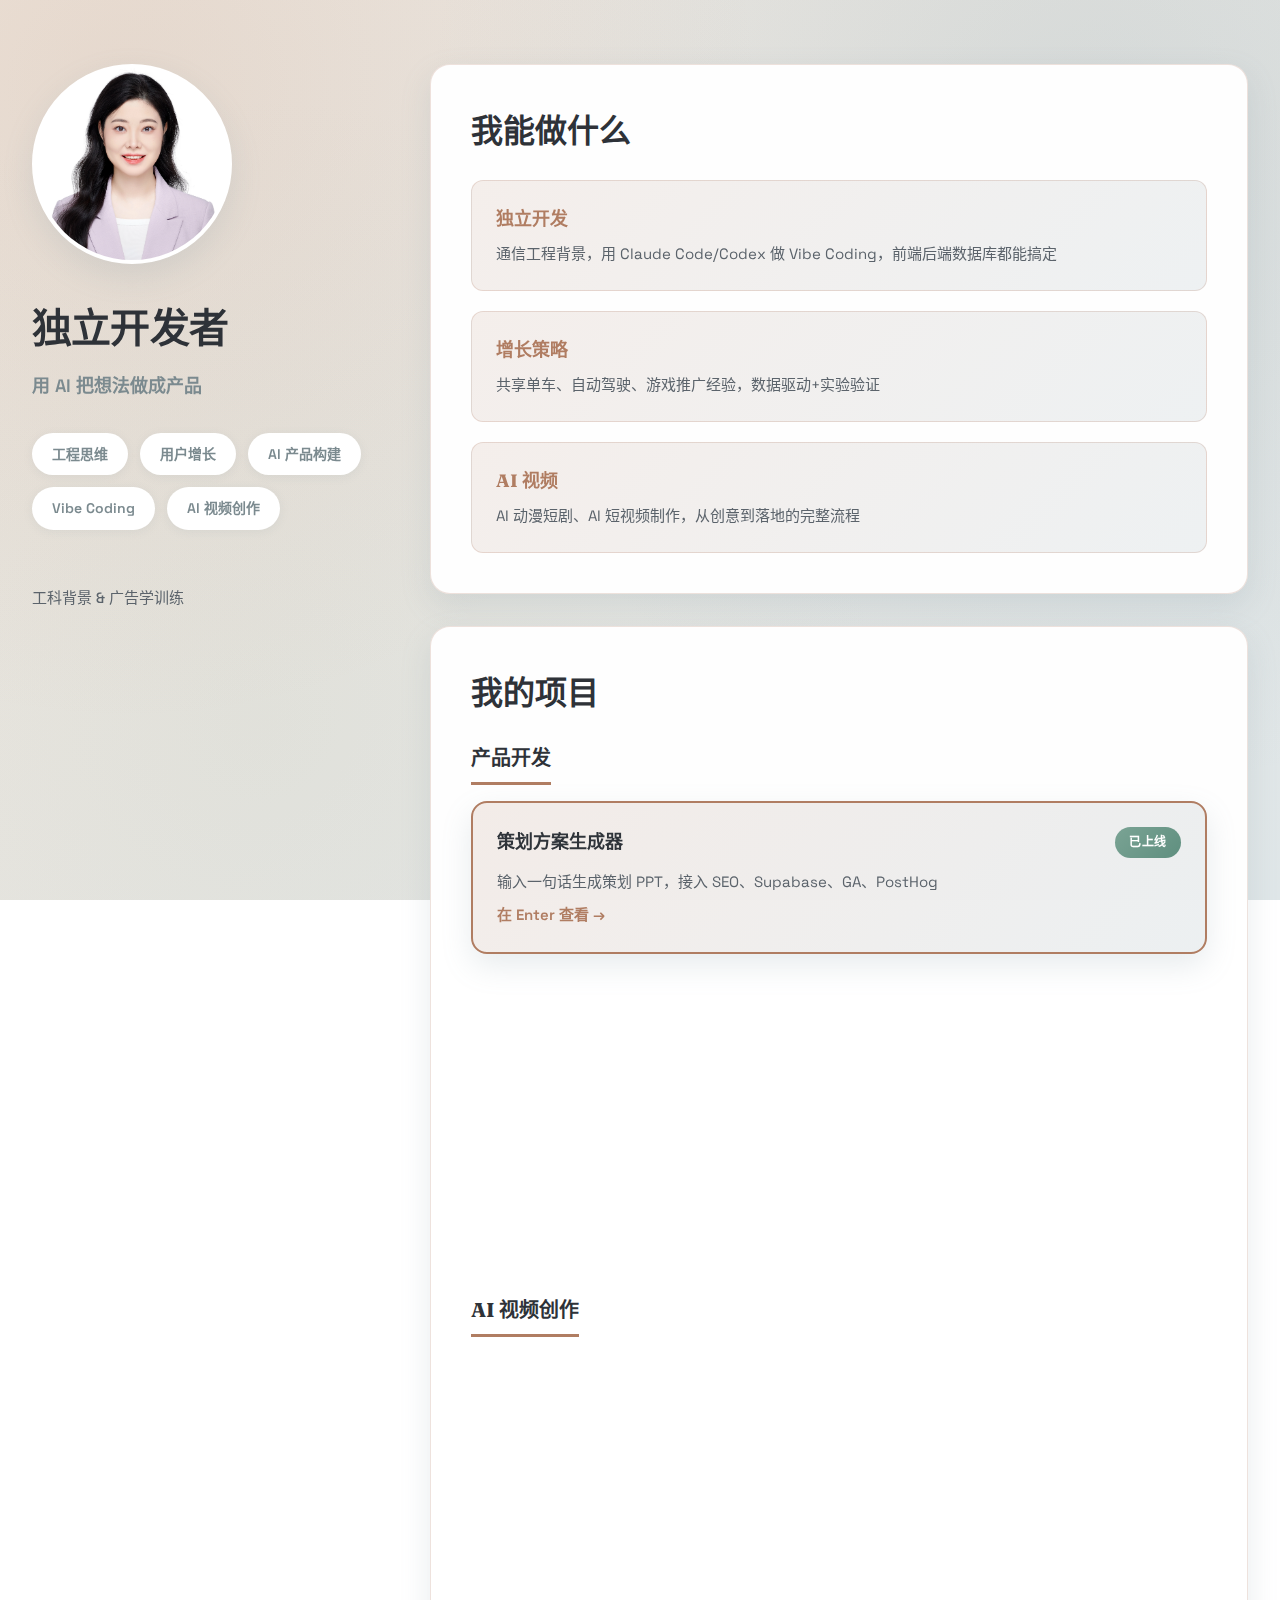
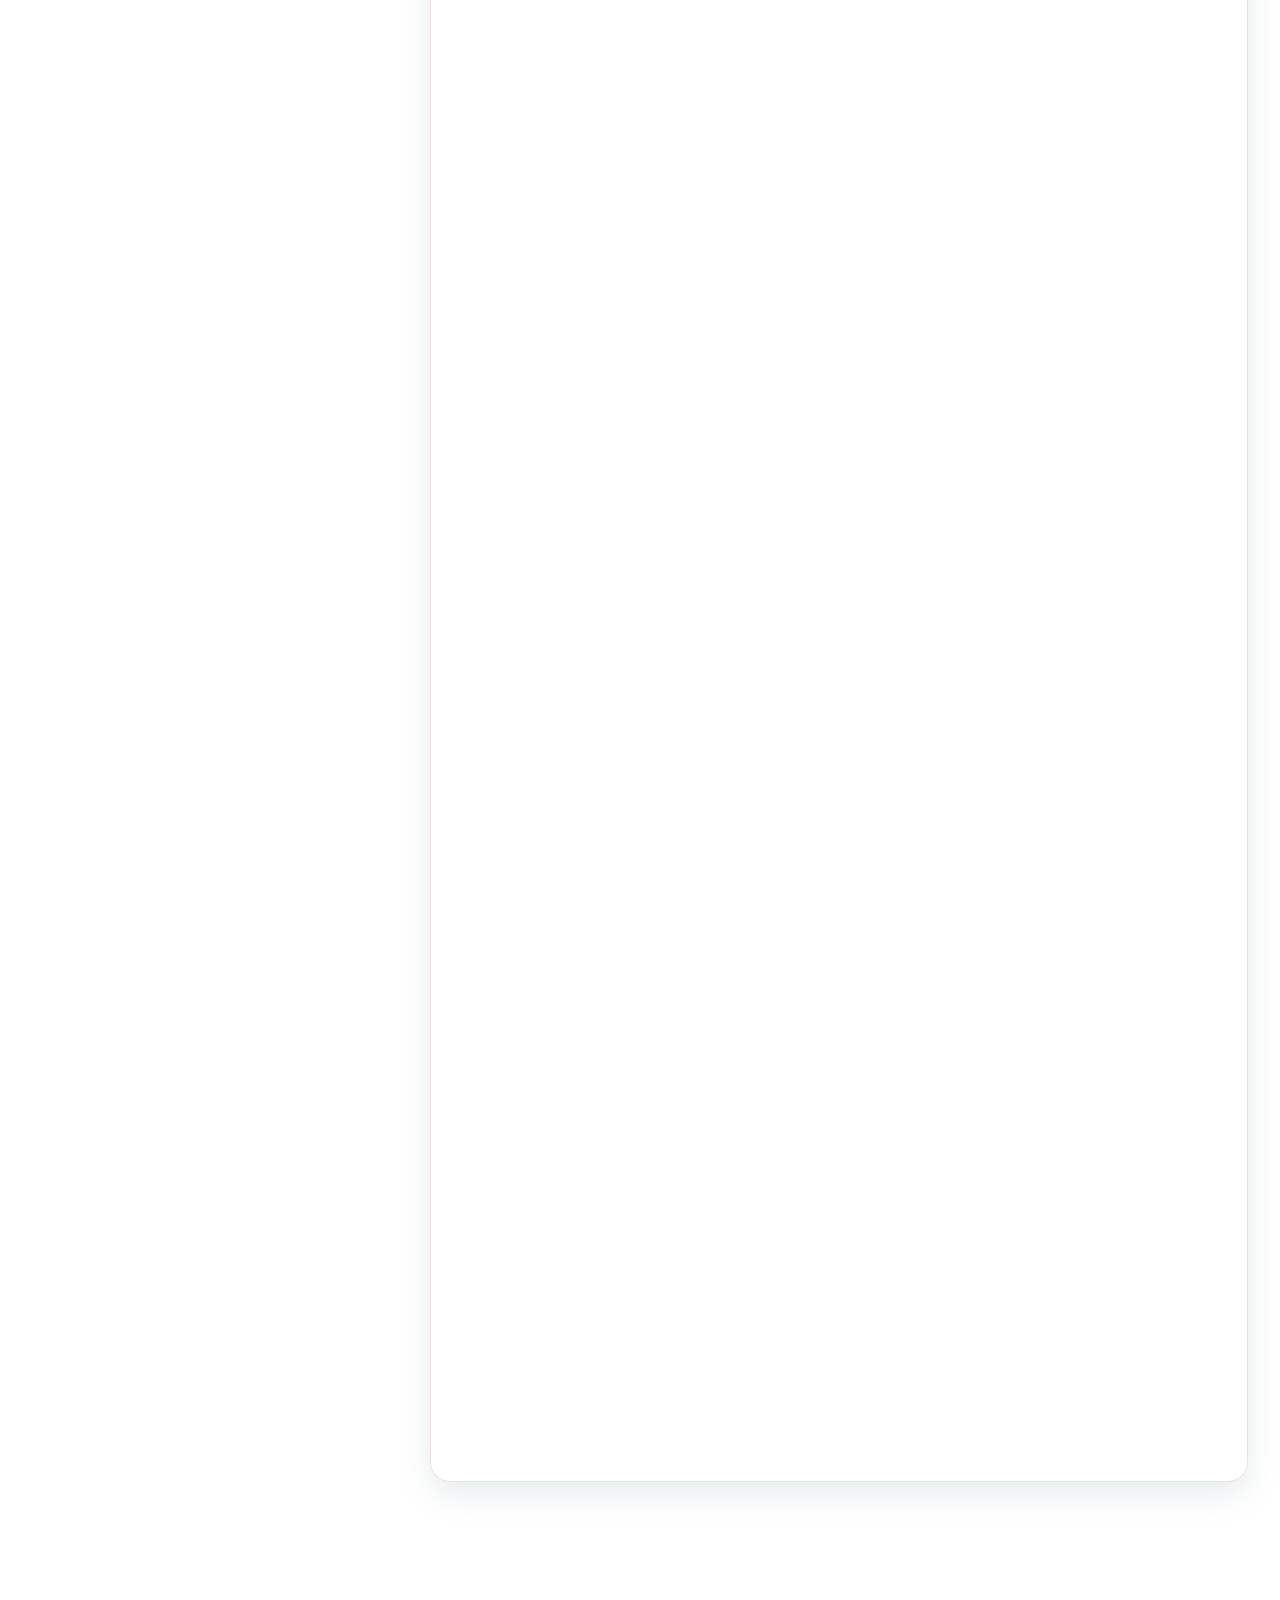
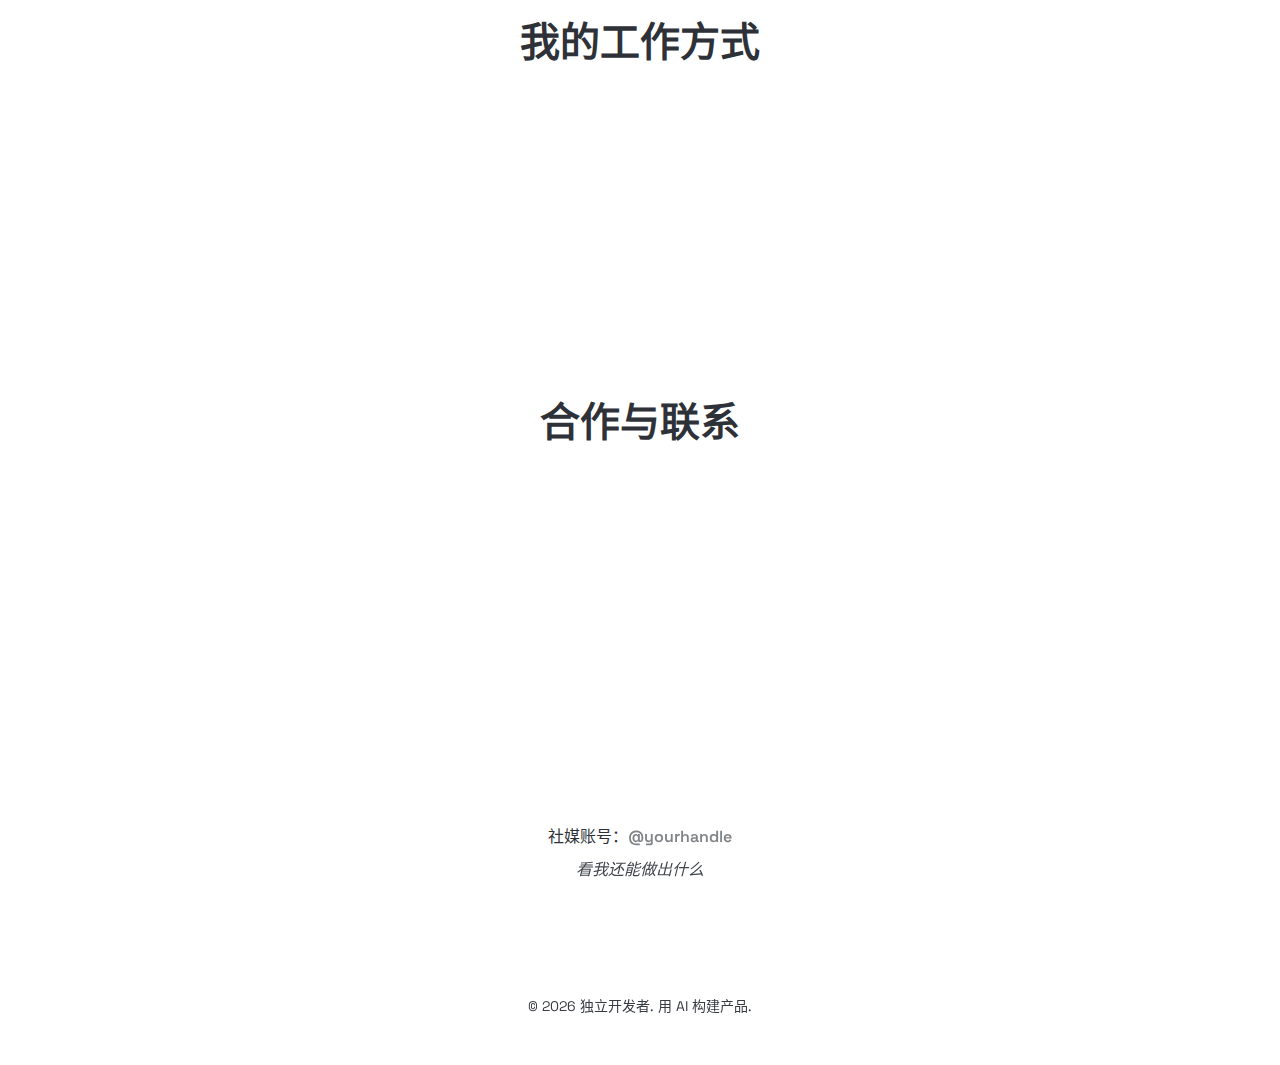
<file: index.html>
<!DOCTYPE html>
<html lang="zh-CN">
<head>
    <meta charset="UTF-8">
    <meta name="viewport" content="width=device-width, initial-scale=1.0">
    <meta name="description" content="独立开发者，用 AI 把想法做成产品。工科底子 + 营销经验 + Vibe Coding">
    <meta name="keywords" content="独立开发者, AI产品, Vibe Coding, 增长策划, AI视频">
    <meta property="og:title" content="独立开发者 | 用 AI 把想法做成产品">
    <meta property="og:description" content="工科背景 + 增长经验 + Vibe Coding，把想法做成可落地的产品。">
    <meta property="og:type" content="website">
    <meta property="og:image" content="assets/img/avatar-new.jpg">
    <meta name="twitter:card" content="summary_large_image">
    <title>独立开发者 | 用 AI 把想法做成产品</title>
    <link rel="preconnect" href="https://fonts.googleapis.com">
    <link rel="preconnect" href="https://fonts.gstatic.com" crossorigin>
    <link href="https://fonts.googleapis.com/css2?family=Space+Grotesk:wght@300;400;500;600;700&family=Fraunces:opsz,wght@9..144,600;700&display=swap" rel="stylesheet">
    <link rel="icon" href="assets/img/avatar-new.jpg">
    <link rel="stylesheet" href="styles.css">
</head>
<body>
    <a class="skip-link" href="#content">跳到内容</a>
    <div class="container">
        <main id="content">
        <!-- Hero Section - 左右布局 -->
        <section class="hero" id="hero">
            <!-- 左侧：个人信息 -->
            <div class="profile-section">
                <div class="avatar">
                    <img src="assets/img/avatar-new.jpg" alt="头像">
                </div>

                <h1>独立开发者</h1>
                <p class="tagline">用 AI 把想法做成产品</p>

                <div class="tags">
                    <span class="tag">工程思维</span>
                    <span class="tag">用户增长</span>
                    <span class="tag">AI 产品构建</span>
                    <span class="tag">Vibe Coding</span>
                    <span class="tag">AI 视频创作</span>
                </div>

                <div class="experience">
                    <p>工科背景 & 广告学训练</p>
                </div>
            </div>

            <!-- 右侧：技能和案例 -->
            <div class="content-section" id="skills-projects">
                <!-- 技能卡片 -->
                <div class="skills-card">
                    <h2>我能做什么</h2>
                    <div class="skills-grid">
                        <div class="skill-item">
                            <h3>独立开发</h3>
                            <p>通信工程背景，用 Claude Code/Codex 做 Vibe Coding，前端后端数据库都能搞定</p>
                        </div>
                        <div class="skill-item">
                            <h3>增长策略</h3>
                            <p>共享单车、自动驾驶、游戏推广经验，数据驱动+实验验证</p>
                        </div>
                        <div class="skill-item">
                            <h3>AI 视频</h3>
                            <p>AI 动漫短剧、AI 短视频制作，从创意到落地的完整流程</p>
                        </div>
                    </div>
                </div>

                <!-- 案例展示（重点） -->
                <div class="projects-card">
                    <h2>我的项目</h2>

                    <div class="project-category">
                        <h3>产品开发</h3>
                        <div class="project-list">
                            <div class="project-item featured">
                                <div class="project-header">
                                    <h4>策划方案生成器</h4>
                                    <span class="badge launched">已上线</span>
                                </div>
                                <p>输入一句话生成策划 PPT，接入 SEO、Supabase、GA、PostHog</p>
                                <a href="https://459d0324c24d4b2db572243777e97ebc.prod.enter.pro" class="project-link" target="_blank" rel="noopener noreferrer">在 Enter 查看 →</a>
                            </div>

                            <div class="project-item">
                                <div class="project-header">
                                    <h4>增长策划官 Agent</h4>
                                    <span class="badge demo">Demo</span>
                                </div>
                                <p>输入一句话，自动生成完整活动方案</p>
                                <a href="https://www.coze.cn/store/agent/7574828191806799913?from=store_search_suggestion" class="project-link" target="_blank" rel="noopener noreferrer">在 Coze 查看 →</a>
                            </div>

                            <div class="project-item">
                                <div class="project-header">
                                    <h4>开发中项目</h4>
                                    <span class="badge wip">开发中</span>
                                </div>
                                <p>持续实验和迭代中</p>
                            </div>
                        </div>
                    </div>

                    <div class="project-category">
                        <h3>AI 视频创作</h3>
                        <div class="project-list">
                            <div class="project-item">
                                <div class="project-header">
                                    <h4>AI 动漫短剧</h4>
                                    <span class="badge demo">Demo</span>
                                </div>
                                <iframe class="video-embed video-embed--landscape" src="https://player.bilibili.com/player.html?bvid=BV1aNiEBbEDJ&page=1&high_quality=1&danmaku=0" allowfullscreen loading="lazy" frameborder="0" referrerpolicy="no-referrer"></iframe>
                            </div>

                            <div class="project-item">
                                <div class="project-header">
                                    <h4>AI 短视频</h4>
                                    <span class="badge demo">Demo × 2</span>
                                </div>
                                <div class="video-grid">
                                    <div class="video-block">
                                        <p class="video-title">AI 短视频（横版）｜BREAK THE LIMIT｜临界跃迁</p>
                                        <iframe class="video-embed video-embed--landscape" src="https://player.bilibili.com/player.html?bvid=BV1jG6JB7EjG&page=1&high_quality=1&danmaku=0" allowfullscreen loading="lazy" frameborder="0" referrerpolicy="no-referrer"></iframe>
                                    </div>
                                    <div class="video-block">
                                        <p class="video-title">AI 短视频（竖版）｜当古画里的福鸟活了</p>
                                        <div class="phone-frame">
                                            <iframe class="video-embed video-embed--portrait" src="https://player.bilibili.com/player.html?bvid=BV1JT6JBDEce&page=1&high_quality=1&danmaku=0" allowfullscreen loading="lazy" frameborder="0" referrerpolicy="no-referrer"></iframe>
                                        </div>
                                    </div>
                                </div>
                            </div>
                        </div>
                    </div>
                </div>
            </div>
        </section>

        <!-- 工作方式 -->
        <section class="methodology" id="methodology">
            <h2>我的工作方式</h2>
            <div class="method-grid">
                <div class="method-item">
                    <h3>Vibe Coding</h3>
                    <p>有代码基本功，AI 帮我写得更快。想法当天变成 Demo。</p>
                </div>
                <div class="method-item">
                    <h3>从需求出发</h3>
                    <p>营销经验让我知道要做什么，广告学训练让我理解用户要什么。</p>
                </div>
                <div class="method-item">
                    <h3>独立闭环</h3>
                    <p>小项目一个人完成全流程，不依赖团队，快速验证。</p>
                </div>
            </div>
        </section>

        <!-- 合作联系 -->
        <section class="cta" id="contact">
            <h2>合作与联系</h2>
            <div class="cta-content">
                <div class="cta-column">
                    <h3>如果你在招</h3>
                    <ul>
                        <li><strong>独立开发者 / AI 产品工程师</strong></li>
                        <li>能独立出 Demo 的产品角色</li>
                        <li>任何需要"自己动手做产品"的岗位</li>
                    </ul>
                    <a href="#" class="cta-button is-disabled" aria-disabled="true">简历/作品集 →</a>
                </div>

                <div class="cta-column">
                    <h3>如果你需要</h3>
                    <ul>
                        <li>小型 AI 产品独立开发</li>
                        <li>营销类产品快速原型</li>
                        <li><strong>AI 短剧 / AI 视频内容合作</strong></li>
                    </ul>
                    <a href="mailto:majoy.zhou@126.com" class="cta-button">联系我 →</a>
                </div>
            </div>

            <div class="social">
                <p>社媒账号：<a href="#" class="is-disabled" aria-disabled="true">@yourhandle</a></p>
                <p class="tagline">看我还能做出什么</p>
            </div>
        </section>

        <footer>
            <p>&copy; 2026 独立开发者. 用 AI 构建产品.</p>
        </footer>
        </main>
    </div>

    <script src="script.js"></script>


</body>
</html>
</file>
<file: styles.css>
/* ===== 全局样式 ===== */
* {
    margin: 0;
    padding: 0;
    box-sizing: border-box;
}

:root {
    /* 莫兰迪渐变 */
    --bg-gradient-start: #efe7de;
    --bg-gradient-end: #dfe6e8;
    --accent-color: #b07d62;
    --accent-hover: #9a6a52;
    --text-primary: #2f343a;
    --text-secondary: #5b636b;
    --card-bg: rgba(255, 255, 255, 0.96);
    --border-color: rgba(176, 125, 98, 0.22);
    --shadow-sm: 0 2px 10px rgba(130, 150, 160, 0.12);
    --shadow-md: 0 12px 30px rgba(130, 150, 160, 0.18);
    --shadow-lg: 0 22px 60px rgba(130, 150, 160, 0.24);
}

body {
    font-family: 'Space Grotesk', 'PingFang SC', 'Hiragino Sans GB', 'Microsoft YaHei', sans-serif;
    background:
        radial-gradient(circle at 10% 10%, rgba(176, 125, 98, 0.14) 0%, transparent 45%),
        radial-gradient(circle at 85% 15%, rgba(121, 147, 158, 0.16) 0%, transparent 50%),
        radial-gradient(circle at 20% 80%, rgba(181, 189, 169, 0.14) 0%, transparent 50%),
        linear-gradient(135deg, var(--bg-gradient-start) 0%, var(--bg-gradient-end) 100%);
    background-attachment: fixed;
    color: var(--text-primary);
    line-height: 1.6;
    min-height: 100vh;
}

h1, h2, h3, h4 {
    font-family: 'Fraunces', 'Songti SC', 'STSong', serif;
}

.skip-link {
    position: absolute;
    left: -999px;
    top: 0.75rem;
    background: #b07d62;
    color: white;
    padding: 0.5rem 0.75rem;
    border-radius: 999px;
    text-decoration: none;
    z-index: 100;
}

.skip-link:focus {
    left: 1rem;
}

.container {
    max-width: 1400px;
    margin: 0 auto;
    padding: 0 2rem;
}

/* ===== Hero Section - 左右布局 ===== */
.hero {
    display: grid;
    grid-template-columns: 350px 1fr;
    gap: 3rem;
    padding: 4rem 0;
    min-height: 100vh;
    align-items: start;
}

/* 左侧：个人信息 */
.profile-section {
    position: sticky;
    top: 2rem;
}

.avatar {
    width: 200px;
    height: 200px;
    border-radius: 50%;
    overflow: hidden;
    margin-bottom: 2rem;
    border: 4px solid white;
    box-shadow: var(--shadow-md);
    background: white;
}

.avatar img {
    width: 100%;
    height: 100%;
    object-fit: cover;
}

.profile-section h1 {
    font-size: 2.5rem;
    margin-bottom: 0.75rem;
    color: #2e3238;
    font-weight: 800;
    letter-spacing: -0.02em;
}

.profile-section .tagline {
    color: #7b8a8f;
    font-size: 1.125rem;
    margin-bottom: 2rem;
    font-weight: 600;
}

.tags {
    display: flex;
    flex-wrap: wrap;
    gap: 0.75rem;
    margin-bottom: 2rem;
}

.tag {
    background: white;
    border: none;
    padding: 0.625rem 1.25rem;
    border-radius: 9999px;
    font-size: 0.875rem;
    font-weight: 600;
    color: #7b8a8f;
    box-shadow: var(--shadow-sm);
    transition: all 0.3s ease;
}

.tag:hover {
    transform: translateY(-2px);
    box-shadow: var(--shadow-md);
}

.experience {
    padding-top: 1.5rem;
}

.experience p {
    color: var(--text-secondary);
    font-size: 0.9375rem;
    font-weight: 500;
}

/* 右侧：内容区域 */
.content-section {
    display: flex;
    flex-direction: column;
    gap: 2rem;
}

.skills-card,
.projects-card {
    background: var(--card-bg);
    border: 1px solid var(--border-color);
    border-radius: 20px;
    padding: 2.5rem;
    box-shadow: var(--shadow-md);
    transition: all 0.3s ease;
}

.skills-card:hover,
.projects-card:hover {
    box-shadow: var(--shadow-lg);
    transform: translateY(-4px);
}

.skills-card h2,
.projects-card h2 {
    font-size: 2rem;
    margin-bottom: 1.5rem;
    color: #2e3238;
    font-weight: 800;
}

/* 技能网格 */
.skills-grid {
    display: grid;
    gap: 1.25rem;
}

.skill-item {
    background: linear-gradient(135deg, rgba(176, 125, 98, 0.12) 0%, rgba(121, 147, 158, 0.12) 100%);
    border: 1px solid var(--border-color);
    border-radius: 12px;
    padding: 1.5rem;
    transition: all 0.3s ease;
}

.skill-item:hover {
    transform: translateX(8px);
    background: linear-gradient(135deg, rgba(176, 125, 98, 0.2) 0%, rgba(121, 147, 158, 0.2) 100%);
}

.skill-item h3 {
    font-size: 1.125rem;
    margin-bottom: 0.5rem;
    color: #b07d62;
    font-weight: 700;
}

.skill-item p {
    color: var(--text-secondary);
    font-size: 0.9375rem;
}

/* 项目展示 */
.project-category {
    margin-bottom: 2rem;
}

.project-category:last-child {
    margin-bottom: 0;
}

.project-category h3 {
    font-size: 1.25rem;
    margin-bottom: 1rem;
    padding-bottom: 0.5rem;
    color: #2e3238;
    font-weight: 700;
    border-bottom: 3px solid var(--accent-color);
    display: inline-block;
}

.project-list {
    display: flex;
    flex-direction: column;
    gap: 1rem;
}

.project-item {
    background: white;
    border: 1px solid var(--border-color);
    border-radius: 16px;
    padding: 1.5rem;
    transition: all 0.3s ease;
    box-shadow: var(--shadow-sm);
}

.project-item:hover {
    transform: translateX(8px);
    box-shadow: var(--shadow-md);
    border-color: var(--accent-color);
}

.project-item.featured {
    background: linear-gradient(135deg, rgba(176, 125, 98, 0.14) 0%, rgba(121, 147, 158, 0.14) 100%);
    border: 2px solid var(--accent-color);
    box-shadow: var(--shadow-md);
}

.project-item.featured:hover {
    background: linear-gradient(135deg, rgba(176, 125, 98, 0.22) 0%, rgba(121, 147, 158, 0.2) 100%);
    box-shadow: var(--shadow-lg);
}

.project-header {
    display: flex;
    align-items: center;
    justify-content: space-between;
    margin-bottom: 0.75rem;
    gap: 1rem;
}

.project-header h4 {
    font-size: 1.125rem;
    font-weight: 700;
    color: var(--text-primary);
}

.badge {
    font-size: 0.75rem;
    padding: 0.375rem 0.875rem;
    border-radius: 9999px;
    font-weight: 700;
    text-transform: uppercase;
    letter-spacing: 0.05em;
    white-space: nowrap;
}

.badge.demo {
    background: linear-gradient(135deg, #c89b6b 0%, #b07d62 100%);
    color: white;
}

.badge.launched {
    background: linear-gradient(135deg, #7aa394 0%, #5f8f7f 100%);
    color: white;
}

.badge.wip {
    background: linear-gradient(135deg, #8aa2b2 0%, #6f8a98 100%);
    color: white;
}

.project-item p {
    color: var(--text-secondary);
    font-size: 0.9375rem;
    margin-bottom: 0.5rem;
}

.project-link {
    color: var(--accent-color);
    text-decoration: none;
    font-weight: 600;
    font-size: 0.9375rem;
    transition: all 0.2s ease;
}

.project-link:hover {
    color: var(--accent-hover);
    text-decoration: underline;
}

.video-placeholder {
    background: linear-gradient(135deg, rgba(176, 125, 98, 0.14) 0%, rgba(121, 147, 158, 0.14) 100%);
    border: 2px dashed var(--border-color);
    border-radius: 12px;
    padding: 2rem;
    text-align: center;
    color: var(--text-secondary);
    margin-top: 0.75rem;
    font-size: 0.9375rem;
}

.video-grid {
    display: grid;
    gap: 0.75rem;
    margin-top: 0.75rem;
    align-items: start;
}

.video-block {
    display: grid;
    gap: 0.5rem;
}

.video-title {
    font-size: 0.95rem;
    color: var(--text-secondary);
    font-weight: 600;
}

.video-embed {
    width: 100%;
    border-radius: 12px;
    box-shadow: var(--shadow-sm);
    background: #0f172a;
}

.video-embed--landscape {
    aspect-ratio: 16 / 9;
}

.phone-frame {
    width: min(360px, 100%);
    margin: 0 auto;
    padding: 0.9rem;
    border-radius: 28px;
    background: linear-gradient(145deg, rgba(122, 141, 156, 0.7), rgba(176, 125, 98, 0.55));
    border: 2px solid rgba(131, 166, 179, 0.6);
    box-shadow:
        0 18px 40px rgba(47, 52, 58, 0.2),
        inset 0 0 0 1px rgba(255, 255, 255, 0.35),
        inset 0 0 24px rgba(81, 125, 140, 0.35);
    position: relative;
}

.phone-frame::before {
    content: "";
    position: absolute;
    inset: 6px;
    border-radius: 22px;
    background:
        linear-gradient(180deg, rgba(255, 255, 255, 0.28), rgba(255, 255, 255, 0.12)),
        radial-gradient(circle at 30% 10%, rgba(56, 189, 248, 0.18), transparent 45%);
    z-index: 0;
}

.video-embed--portrait {
    aspect-ratio: 9 / 16;
    border-radius: 20px;
    display: block;
    position: relative;
    z-index: 1;
}

.reveal {
    opacity: 0;
    transform: translate3d(0, 14px, 0);
    transition: opacity 0.6s ease, transform 0.6s ease;
}

.reveal.is-visible {
    opacity: 1;
    transform: translate3d(0, 0, 0);
}

/* ===== Methodology Section ===== */
.methodology {
    padding: 4rem 0;
}

.methodology h2 {
    font-size: 2.5rem;
    margin-bottom: 2rem;
    text-align: center;
    color: #2e3238;
    font-weight: 800;
}

.method-grid {
    display: grid;
    grid-template-columns: repeat(3, 1fr);
    gap: 2rem;
}

.method-item {
    padding: 2rem;
    background: var(--card-bg);
    border-radius: 16px;
    box-shadow: var(--shadow-md);
    border-left: 4px solid #8aa2b2;
    transition: all 0.3s ease;
}

.method-item:hover {
    transform: translateY(-4px);
    box-shadow: var(--shadow-lg);
}

.method-item h3 {
    font-size: 1.25rem;
    margin-bottom: 0.75rem;
    color: #b07d62;
    font-weight: 700;
}

.method-item p {
    color: var(--text-secondary);
    font-size: 0.9375rem;
}

/* ===== CTA Section ===== */
.cta {
    padding: 4rem 0;
}

.cta h2 {
    font-size: 2.5rem;
    margin-bottom: 2rem;
    text-align: center;
    color: #2e3238;
    font-weight: 800;
}

.cta-content {
    display: grid;
    grid-template-columns: repeat(2, 1fr);
    gap: 2rem;
    margin-bottom: 2rem;
}

.cta-column {
    background: var(--card-bg);
    border: 1px solid var(--border-color);
    border-radius: 20px;
    padding: 2.5rem;
    box-shadow: var(--shadow-md);
    transition: all 0.3s ease;
}

.cta-column:hover {
    transform: translateY(-4px);
    box-shadow: var(--shadow-lg);
}

.cta-column h3 {
    font-size: 1.5rem;
    margin-bottom: 1.25rem;
    color: #7b8a8f;
    font-weight: 700;
}

.cta-column ul {
    list-style: none;
    margin-bottom: 1.5rem;
}

.cta-column li {
    color: var(--text-secondary);
    margin-bottom: 0.625rem;
    padding-left: 1.5rem;
    position: relative;
    font-size: 0.9375rem;
}

.cta-column li::before {
    content: "▸";
    position: absolute;
    left: 0;
    color: #b07d62;
    font-weight: 700;
}

.cta-button {
    display: inline-block;
    background: linear-gradient(135deg, #b07d62 0%, #8aa2b2 100%);
    color: white;
    text-decoration: none;
    font-weight: 600;
    padding: 0.75rem 1.5rem;
    border-radius: 9999px;
    transition: all 0.3s ease;
    box-shadow: var(--shadow-sm);
}

.cta-button:hover {
    transform: translateY(-2px);
    box-shadow: var(--shadow-md);
}

.cta-button.is-disabled,
.social .is-disabled {
    opacity: 0.6;
    pointer-events: none;
}

.social {
    text-align: center;
    color: #2e3238;
}

.social a {
    color: #2e3238;
    text-decoration: none;
    font-weight: 600;
    transition: all 0.2s ease;
}

.social a:hover {
    text-decoration: underline;
}

.social .tagline {
    margin-top: 0.5rem;
    font-style: italic;
    opacity: 0.9;
}

/* ===== Footer ===== */
footer {
    padding: 3rem 0;
    text-align: center;
    color: #2e3238;
    font-size: 0.875rem;
    opacity: 0.95;
}

/* ===== 响应式设计 ===== */
@media (max-width: 1024px) {
    .hero {
        grid-template-columns: 300px 1fr;
        gap: 2rem;
    }

    .method-grid {
        grid-template-columns: 1fr;
    }
}

@media (max-width: 768px) {
    .container {
        padding: 0 1rem;
    }

    .hero {
        grid-template-columns: 1fr;
        gap: 2rem;
        padding: 2rem 0;
        min-height: auto;
    }

    .profile-section {
        position: static;
        text-align: center;
    }

    .avatar {
        margin: 0 auto 2rem;
    }

    .tags {
        justify-content: center;
    }

    .cta-content {
        grid-template-columns: 1fr;
    }

    .project-header {
        flex-direction: column;
        align-items: flex-start;
        gap: 0.5rem;
    }

    .profile-section h1 {
        font-size: 2rem;
    }
}

@media (prefers-reduced-motion: reduce) {
    * {
        scroll-behavior: auto !important;
    }

    .reveal {
        opacity: 1;
        transform: none;
        transition: none;
    }
}
</file>
